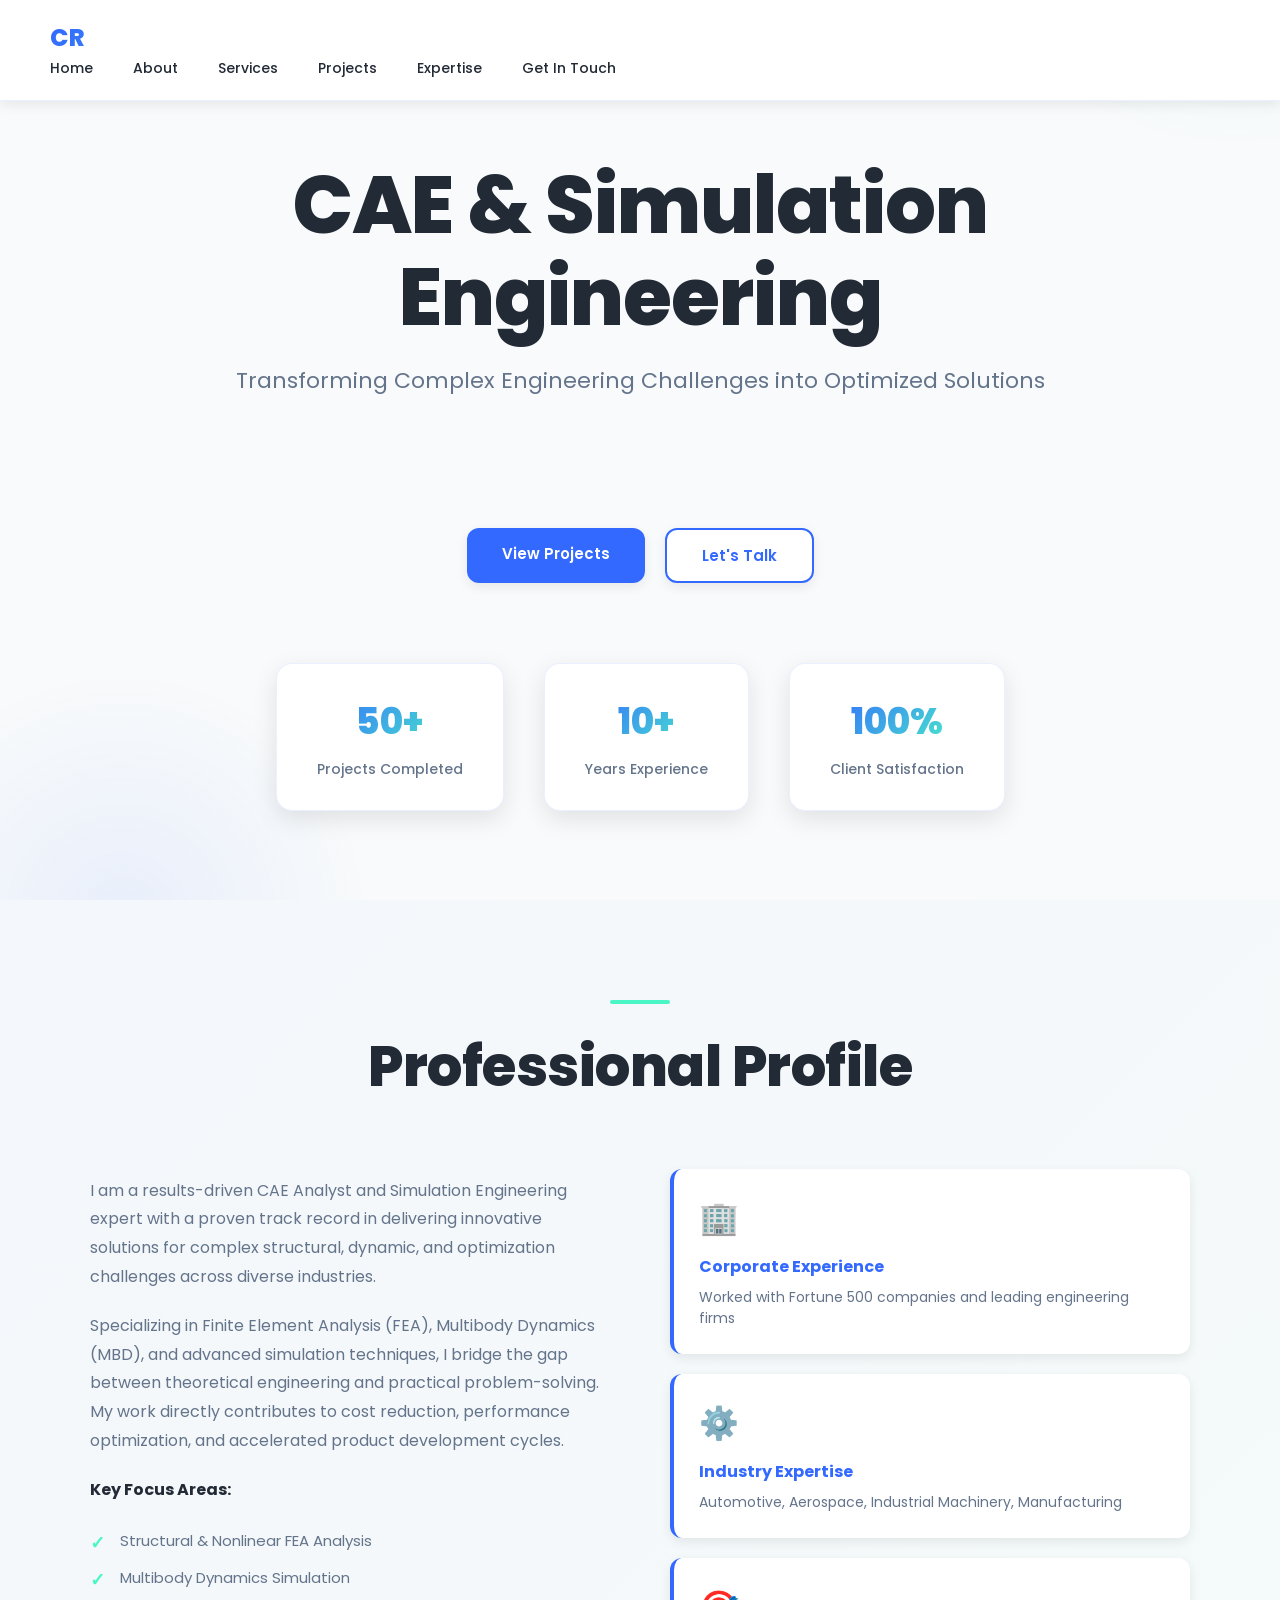
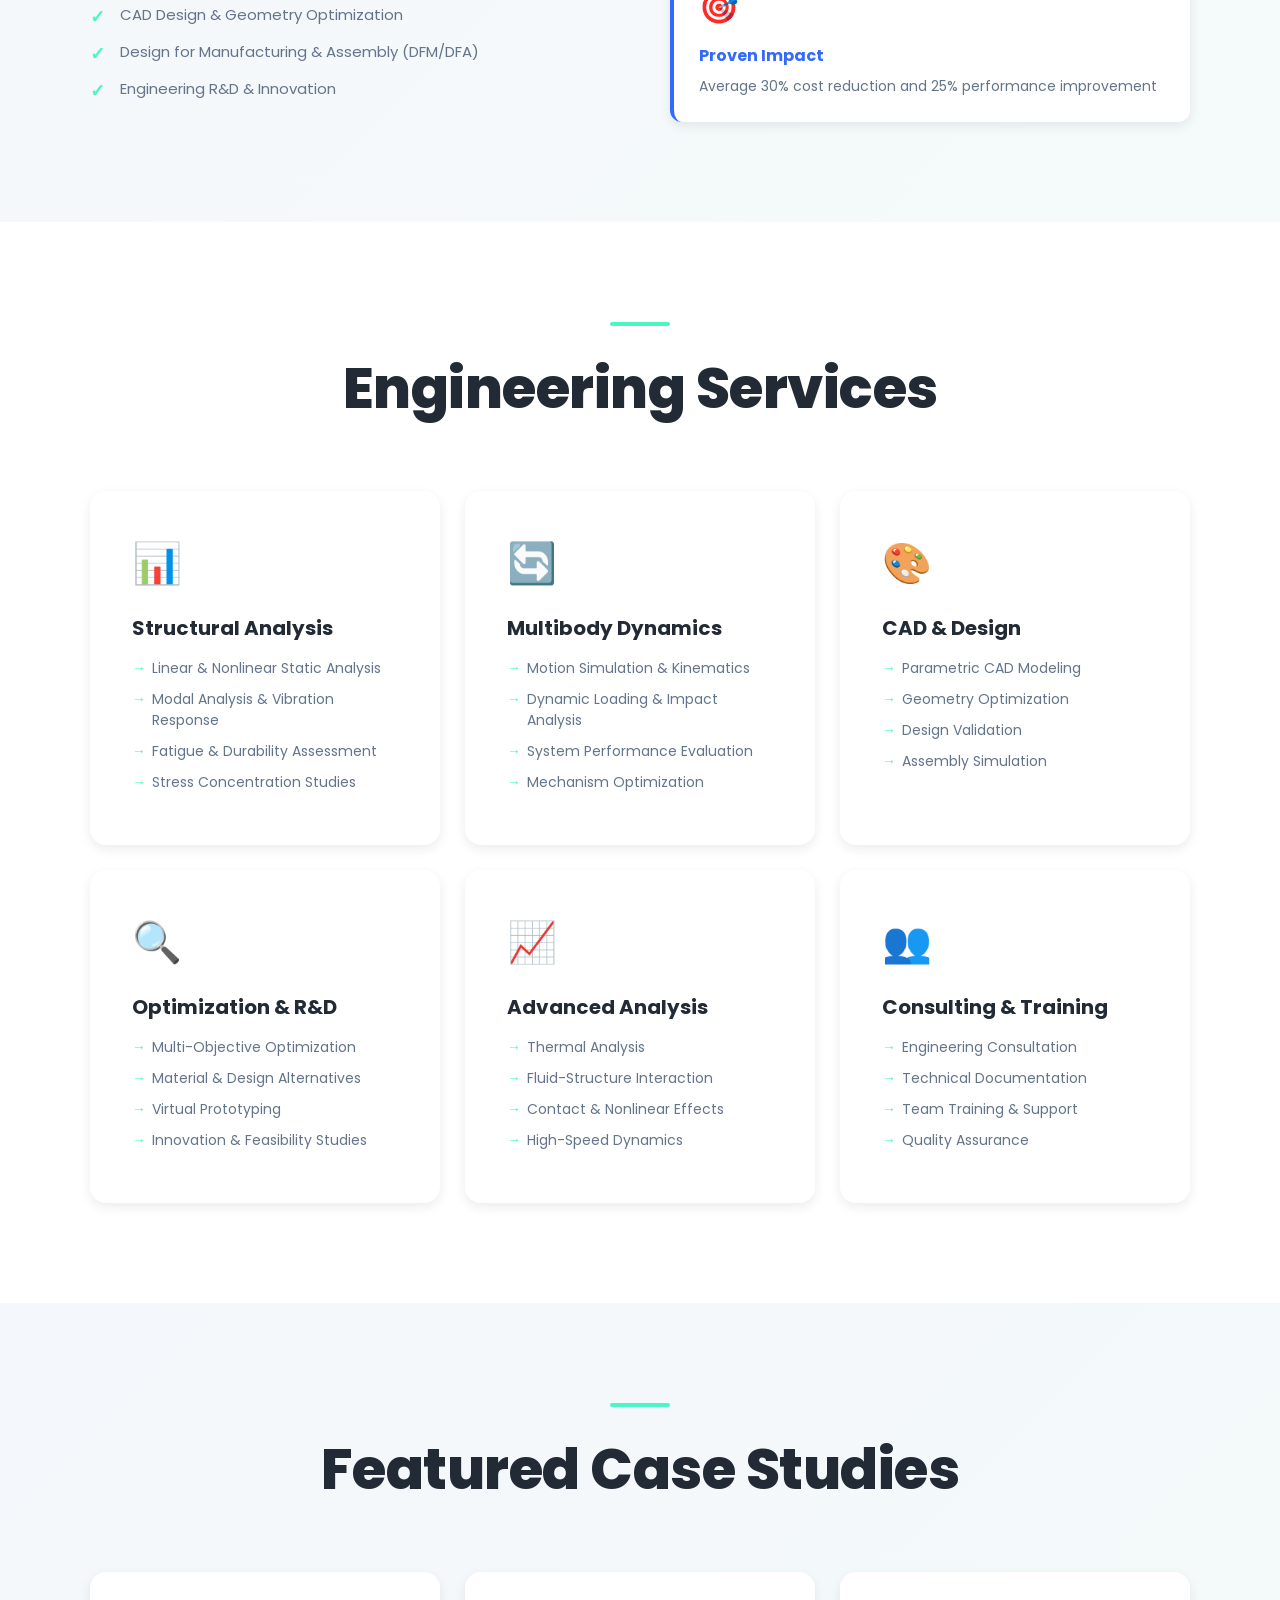
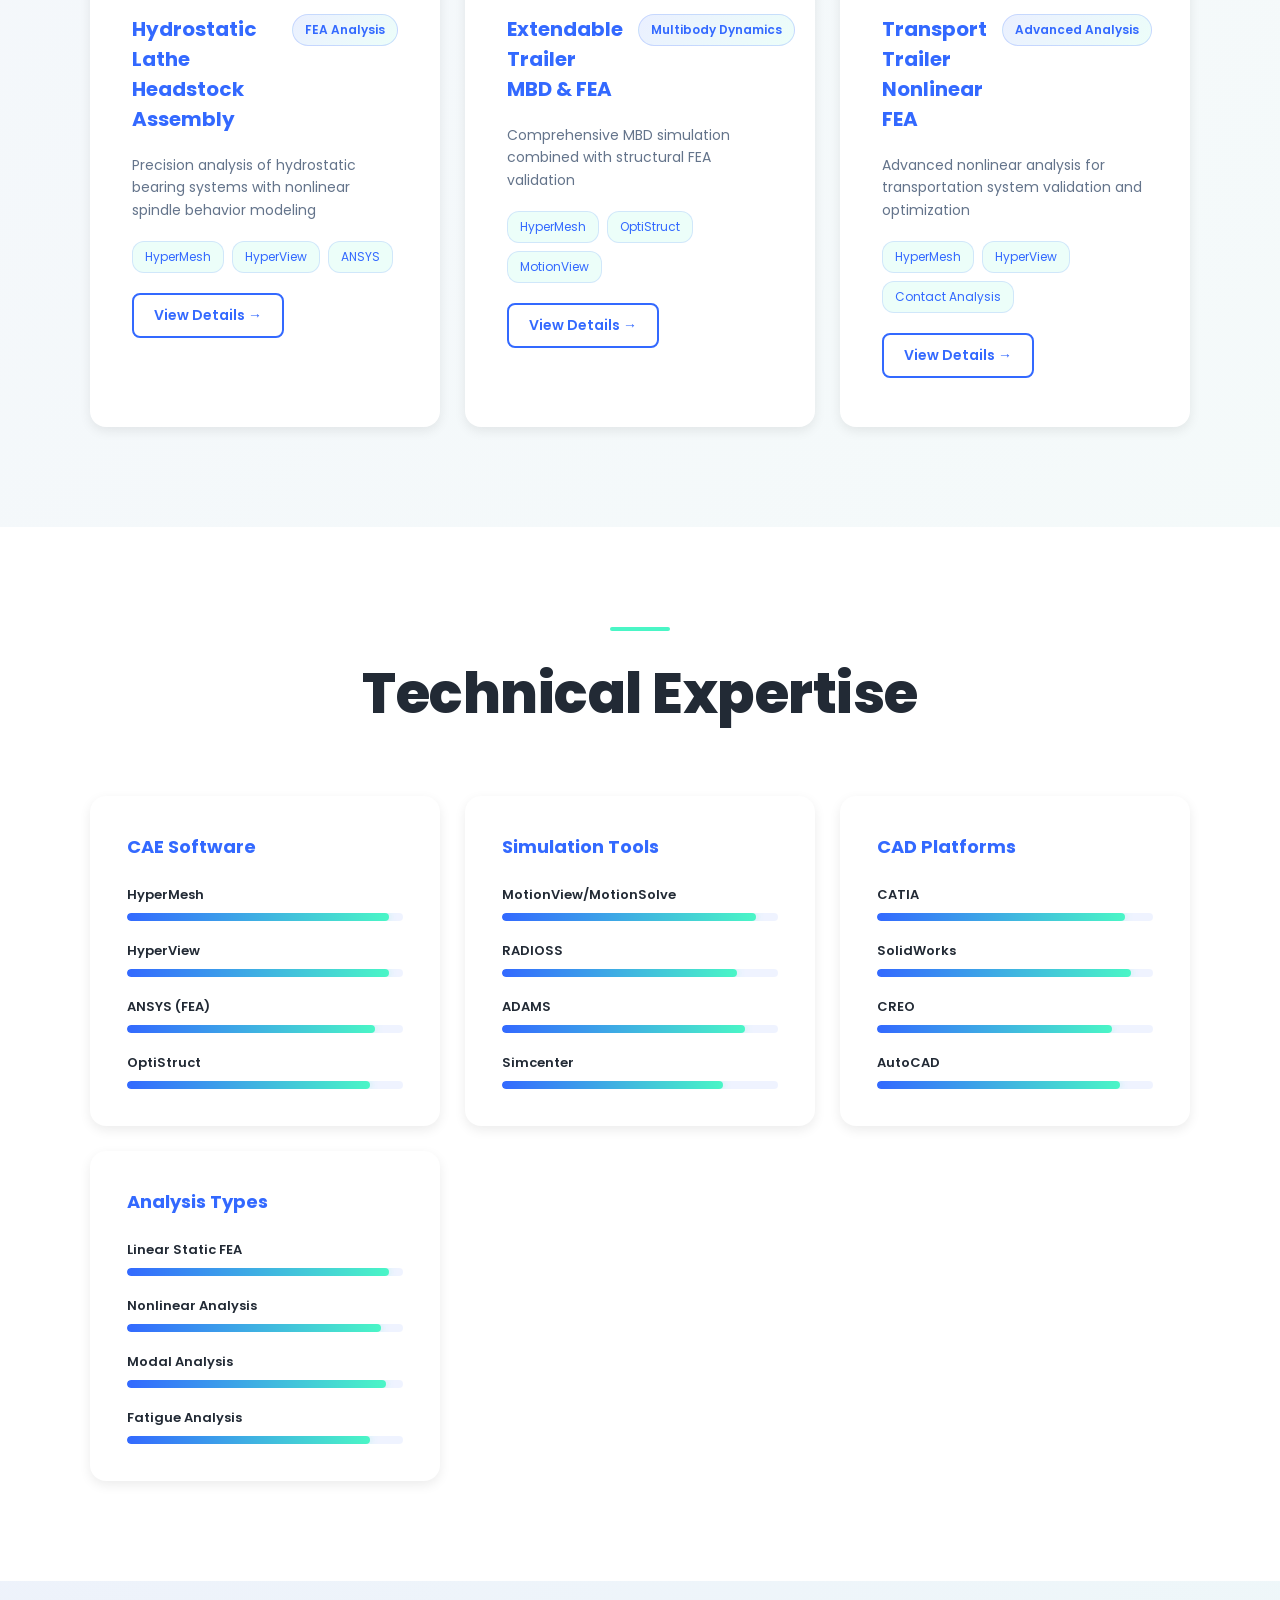
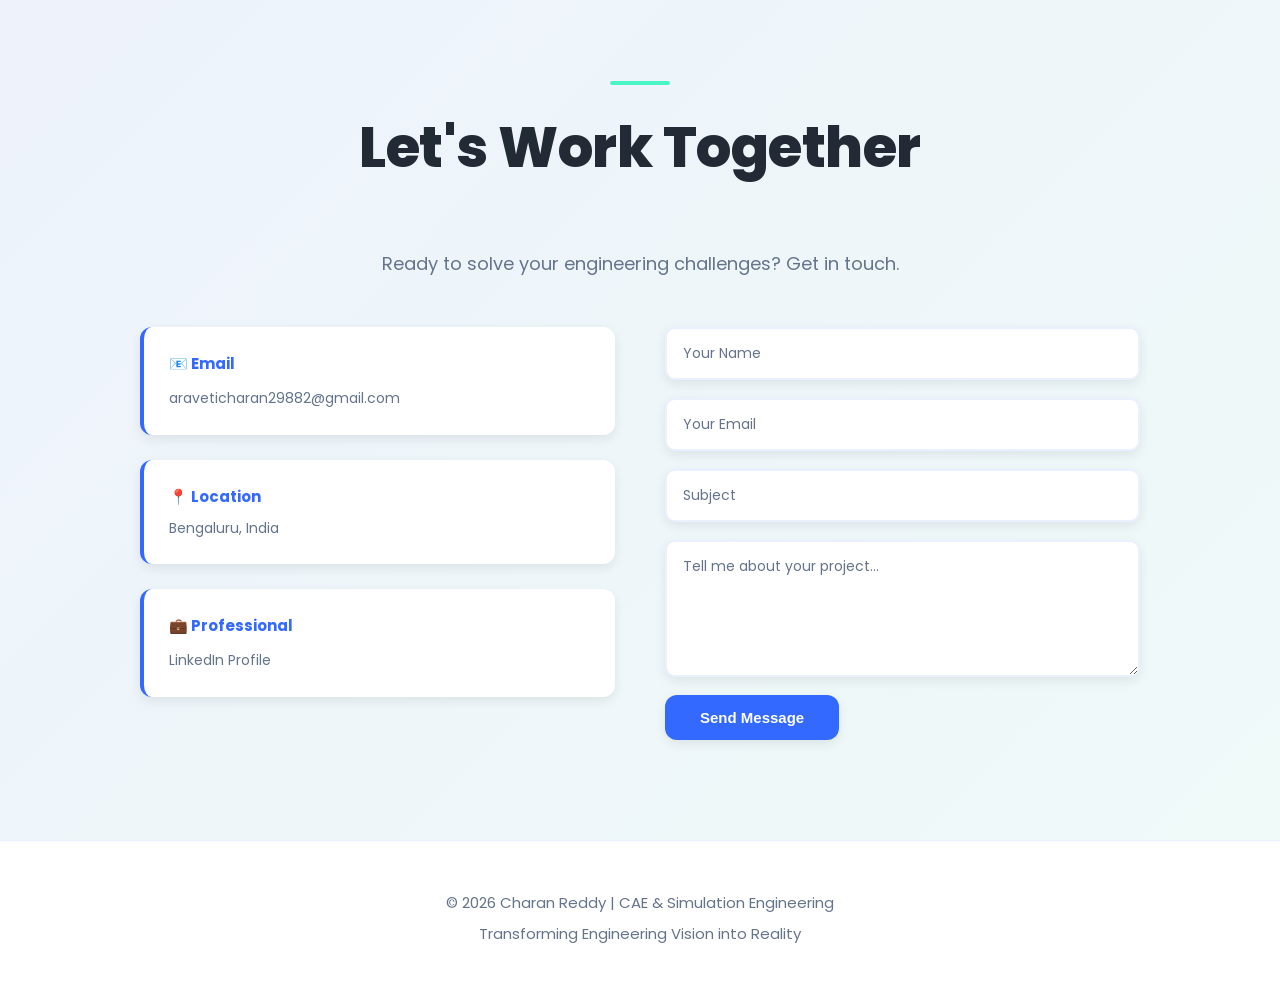
<file: index.html>
<!DOCTYPE html>
<html lang="en">

<head>
    <meta charset="UTF-8">
    <meta name="viewport" content="width=device-width, initial-scale=1.0">
    <title>Charan Reddy | CAE & Simulation Engineering Expert</title>
    <link rel="stylesheet" href="style.css">
    <link rel="preconnect" href="https://fonts.googleapis.com">
    <link rel="preconnect" href="https://fonts.gstatic.com">
    <link href="https://fonts.googleapis.com/css2?family=Poppins:wght@300;400;500;600;700&display=swap" rel="stylesheet">
</head>

<body>

    <!-- Background Stars -->
    <div class="stars"></div>

    <!-- Navbar -->
    <nav class="navbar">
        <div class="nav-container">
            <div class="logo">CR</div>
            <ul class="nav-menu">
                <li><a href="#home">Home</a></li>
                <li><a href="#about">About</a></li>
                <li><a href="#services">Services</a></li>
                <li><a href="#projects">Projects</a></li>
                <li><a href="#expertise">Expertise</a></li>
                <li><a href="#contact" class="cta-btn">Get In Touch</a></li>
            </ul>
        </div>
    </nav>

    <!-- Hero Section -->
    <section id="home" class="hero">
        <div class="hero-content">
            <h1>CAE & Simulation Engineering</h1>
            <p class="hero-subtitle">Transforming Complex Engineering Challenges into Optimized Solutions</p>
            <div class="typing">
                <span id="typing-text"></span>
            </div>
            <div class="hero-buttons">
                <a href="#projects" class="btn btn-primary">View Projects</a>
                <a href="#contact" class="btn btn-secondary">Let's Talk</a>
            </div>
        </div>
        <div class="hero-stats">
            <div class="stat-card">
                <h3>50+</h3>
                <p>Projects Completed</p>
            </div>
            <div class="stat-card">
                <h3>10+</h3>
                <p>Years Experience</p>
            </div>
            <div class="stat-card">
                <h3>100%</h3>
                <p>Client Satisfaction</p>
            </div>
        </div>
    </section>

    <!-- About Section -->
    <section id="about" class="about">
        <div class="container">
            <h2>Professional Profile</h2>
            <div class="about-content">
                <div class="about-text">
                    <p>I am a results-driven CAE Analyst and Simulation Engineering expert with a proven track record in delivering innovative solutions for complex structural, dynamic, and optimization challenges across diverse industries.</p>
                    
                    <p>Specializing in Finite Element Analysis (FEA), Multibody Dynamics (MBD), and advanced simulation techniques, I bridge the gap between theoretical engineering and practical problem-solving. My work directly contributes to cost reduction, performance optimization, and accelerated product development cycles.</p>

                    <p><strong>Key Focus Areas:</strong></p>
                    <ul class="skills-list">
                        <li>Structural & Nonlinear FEA Analysis</li>
                        <li>Multibody Dynamics Simulation</li>
                        <li>CAD Design & Geometry Optimization</li>
                        <li>Design for Manufacturing & Assembly (DFM/DFA)</li>
                        <li>Engineering R&D & Innovation</li>
                    </ul>
                </div>
                <div class="about-metrics">
                    <div class="metric">
                        <div class="metric-icon">🏢</div>
                        <h4>Corporate Experience</h4>
                        <p>Worked with Fortune 500 companies and leading engineering firms</p>
                    </div>
                    <div class="metric">
                        <div class="metric-icon">⚙️</div>
                        <h4>Industry Expertise</h4>
                        <p>Automotive, Aerospace, Industrial Machinery, Manufacturing</p>
                    </div>
                    <div class="metric">
                        <div class="metric-icon">🎯</div>
                        <h4>Proven Impact</h4>
                        <p>Average 30% cost reduction and 25% performance improvement</p>
                    </div>
                </div>
            </div>
        </div>
    </section>

    <!-- Services Section -->
    <section id="services" class="services">
        <div class="container">
            <h2>Engineering Services</h2>
            <div class="services-grid">
                <div class="service-card">
                    <div class="service-icon">📊</div>
                    <h3>Structural Analysis</h3>
                    <ul>
                        <li>Linear & Nonlinear Static Analysis</li>
                        <li>Modal Analysis & Vibration Response</li>
                        <li>Fatigue & Durability Assessment</li>
                        <li>Stress Concentration Studies</li>
                    </ul>
                </div>

                <div class="service-card">
                    <div class="service-icon">🔄</div>
                    <h3>Multibody Dynamics</h3>
                    <ul>
                        <li>Motion Simulation & Kinematics</li>
                        <li>Dynamic Loading & Impact Analysis</li>
                        <li>System Performance Evaluation</li>
                        <li>Mechanism Optimization</li>
                    </ul>
                </div>

                <div class="service-card">
                    <div class="service-icon">🎨</div>
                    <h3>CAD & Design</h3>
                    <ul>
                        <li>Parametric CAD Modeling</li>
                        <li>Geometry Optimization</li>
                        <li>Design Validation</li>
                        <li>Assembly Simulation</li>
                    </ul>
                </div>

                <div class="service-card">
                    <div class="service-icon">🔍</div>
                    <h3>Optimization & R&D</h3>
                    <ul>
                        <li>Multi-Objective Optimization</li>
                        <li>Material & Design Alternatives</li>
                        <li>Virtual Prototyping</li>
                        <li>Innovation & Feasibility Studies</li>
                    </ul>
                </div>

                <div class="service-card">
                    <div class="service-icon">📈</div>
                    <h3>Advanced Analysis</h3>
                    <ul>
                        <li>Thermal Analysis</li>
                        <li>Fluid-Structure Interaction</li>
                        <li>Contact & Nonlinear Effects</li>
                        <li>High-Speed Dynamics</li>
                    </ul>
                </div>

                <div class="service-card">
                    <div class="service-icon">👥</div>
                    <h3>Consulting & Training</h3>
                    <ul>
                        <li>Engineering Consultation</li>
                        <li>Technical Documentation</li>
                        <li>Team Training & Support</li>
                        <li>Quality Assurance</li>
                    </ul>
                </div>
            </div>
        </div>
    </section>

    <!-- Projects Section -->
    <section id="projects" class="projects">
        <div class="container">
            <h2>Featured Case Studies</h2>
            <div class="projects-grid">
                <div class="project-card">
                    <div class="project-header">
                        <h3>Hydrostatic Lathe Headstock Assembly</h3>
                        <span class="project-badge">FEA Analysis</span>
                    </div>
                    <p class="project-desc">Precision analysis of hydrostatic bearing systems with nonlinear spindle behavior modeling</p>
                    <div class="project-tools">
                        <span>HyperMesh</span>
                        <span>HyperView</span>
                        <span>ANSYS</span>
                    </div>
                    <a href="headstock_case_study.html" class="project-link">View Details →</a>
                </div>

                <div class="project-card">
                    <div class="project-header">
                        <h3>Extendable Trailer MBD & FEA</h3>
                        <span class="project-badge">Multibody Dynamics</span>
                    </div>
                    <p class="project-desc">Comprehensive MBD simulation combined with structural FEA validation</p>
                    <div class="project-tools">
                        <span>HyperMesh</span>
                        <span>OptiStruct</span>
                        <span>MotionView</span>
                    </div>
                    <a href="trailer_case_study.html" class="project-link">View Details →</a>
                </div>

                <div class="project-card">
                    <div class="project-header">
                        <h3>Transport Trailer Nonlinear FEA</h3>
                        <span class="project-badge">Advanced Analysis</span>
                    </div>
                    <p class="project-desc">Advanced nonlinear analysis for transportation system validation and optimization</p>
                    <div class="project-tools">
                        <span>HyperMesh</span>
                        <span>HyperView</span>
                        <span>Contact Analysis</span>
                    </div>
                    <a href="trailer_2.html" class="project-link">View Details →</a>
                </div>
            </div>
        </div>
    </section>

    <!-- Expertise Section -->
    <section id="expertise" class="expertise">
        <div class="container">
            <h2>Technical Expertise</h2>
            <div class="expertise-grid">
                <div class="expertise-category">
                    <h3>CAE Software</h3>
                    <div class="expertise-items">
                        <div class="expertise-item">
                            <span class="expertise-name">HyperMesh</span>
                            <div class="expertise-bar">
                                <div class="expertise-level" style="width: 95%"></div>
                            </div>
                        </div>
                        <div class="expertise-item">
                            <span class="expertise-name">HyperView</span>
                            <div class="expertise-bar">
                                <div class="expertise-level" style="width: 95%"></div>
                            </div>
                        </div>
                        <div class="expertise-item">
                            <span class="expertise-name">ANSYS (FEA)</span>
                            <div class="expertise-bar">
                                <div class="expertise-level" style="width: 90%"></div>
                            </div>
                        </div>
                        <div class="expertise-item">
                            <span class="expertise-name">OptiStruct</span>
                            <div class="expertise-bar">
                                <div class="expertise-level" style="width: 88%"></div>
                            </div>
                        </div>
                    </div>
                </div>

                <div class="expertise-category">
                    <h3>Simulation Tools</h3>
                    <div class="expertise-items">
                        <div class="expertise-item">
                            <span class="expertise-name">MotionView/MotionSolve</span>
                            <div class="expertise-bar">
                                <div class="expertise-level" style="width: 92%"></div>
                            </div>
                        </div>
                        <div class="expertise-item">
                            <span class="expertise-name">RADIOSS</span>
                            <div class="expertise-bar">
                                <div class="expertise-level" style="width: 85%"></div>
                            </div>
                        </div>
                        <div class="expertise-item">
                            <span class="expertise-name">ADAMS</span>
                            <div class="expertise-bar">
                                <div class="expertise-level" style="width: 88%"></div>
                            </div>
                        </div>
                        <div class="expertise-item">
                            <span class="expertise-name">Simcenter</span>
                            <div class="expertise-bar">
                                <div class="expertise-level" style="width: 80%"></div>
                            </div>
                        </div>
                    </div>
                </div>

                <div class="expertise-category">
                    <h3>CAD Platforms</h3>
                    <div class="expertise-items">
                        <div class="expertise-item">
                            <span class="expertise-name">CATIA</span>
                            <div class="expertise-bar">
                                <div class="expertise-level" style="width: 90%"></div>
                            </div>
                        </div>
                        <div class="expertise-item">
                            <span class="expertise-name">SolidWorks</span>
                            <div class="expertise-bar">
                                <div class="expertise-level" style="width: 92%"></div>
                            </div>
                        </div>
                        <div class="expertise-item">
                            <span class="expertise-name">CREO</span>
                            <div class="expertise-bar">
                                <div class="expertise-level" style="width: 85%"></div>
                            </div>
                        </div>
                        <div class="expertise-item">
                            <span class="expertise-name">AutoCAD</span>
                            <div class="expertise-bar">
                                <div class="expertise-level" style="width: 88%"></div>
                            </div>
                        </div>
                    </div>
                </div>

                <div class="expertise-category">
                    <h3>Analysis Types</h3>
                    <div class="expertise-items">
                        <div class="expertise-item">
                            <span class="expertise-name">Linear Static FEA</span>
                            <div class="expertise-bar">
                                <div class="expertise-level" style="width: 95%"></div>
                            </div>
                        </div>
                        <div class="expertise-item">
                            <span class="expertise-name">Nonlinear Analysis</span>
                            <div class="expertise-bar">
                                <div class="expertise-level" style="width: 92%"></div>
                            </div>
                        </div>
                        <div class="expertise-item">
                            <span class="expertise-name">Modal Analysis</span>
                            <div class="expertise-bar">
                                <div class="expertise-level" style="width: 94%"></div>
                            </div>
                        </div>
                        <div class="expertise-item">
                            <span class="expertise-name">Fatigue Analysis</span>
                            <div class="expertise-bar">
                                <div class="expertise-level" style="width: 88%"></div>
                            </div>
                        </div>
                    </div>
                </div>
            </div>
        </div>
    </section>

    <!-- Contact Section -->
    <section id="contact" class="contact">
        <div class="container">
            <h2>Let's Work Together</h2>
            <p class="contact-subtitle">Ready to solve your engineering challenges? Get in touch.</p>
            <div class="contact-content">
                <div class="contact-info">
                    <div class="info-card">
                        <h4>📧 Email</h4>
                        <a href="mailto:araveticharan29882@gmail.com">araveticharan29882@gmail.com</a>
                    </div>
                    <div class="info-card">
                        <h4>📍 Location</h4>
                        <p>Bengaluru, India</p>
                    </div>
                    <div class="info-card">
                        <h4>💼 Professional</h4>
                        <a href="https://linkedin.com" target="_blank">LinkedIn Profile</a>
                    </div>
                </div>
                <form class="contact-form">
                    <input type="text" placeholder="Your Name" required>
                    <input type="email" placeholder="Your Email" required>
                    <input type="text" placeholder="Subject">
                    <textarea placeholder="Tell me about your project..." rows="5"></textarea>
                    <button type="submit" class="btn btn-primary">Send Message</button>
                </form>
            </div>
        </div>
    </section>

    <!-- Footer -->
    <footer class="footer">
        <div class="container">
            <p>&copy; 2026 Charan Reddy | CAE & Simulation Engineering</p>
            <p>Transforming Engineering Vision into Reality</p>
        </div>
    </footer>

    <!-- Scripts -->
    <script src="script.js"></script>

</body>

</html>
</file>
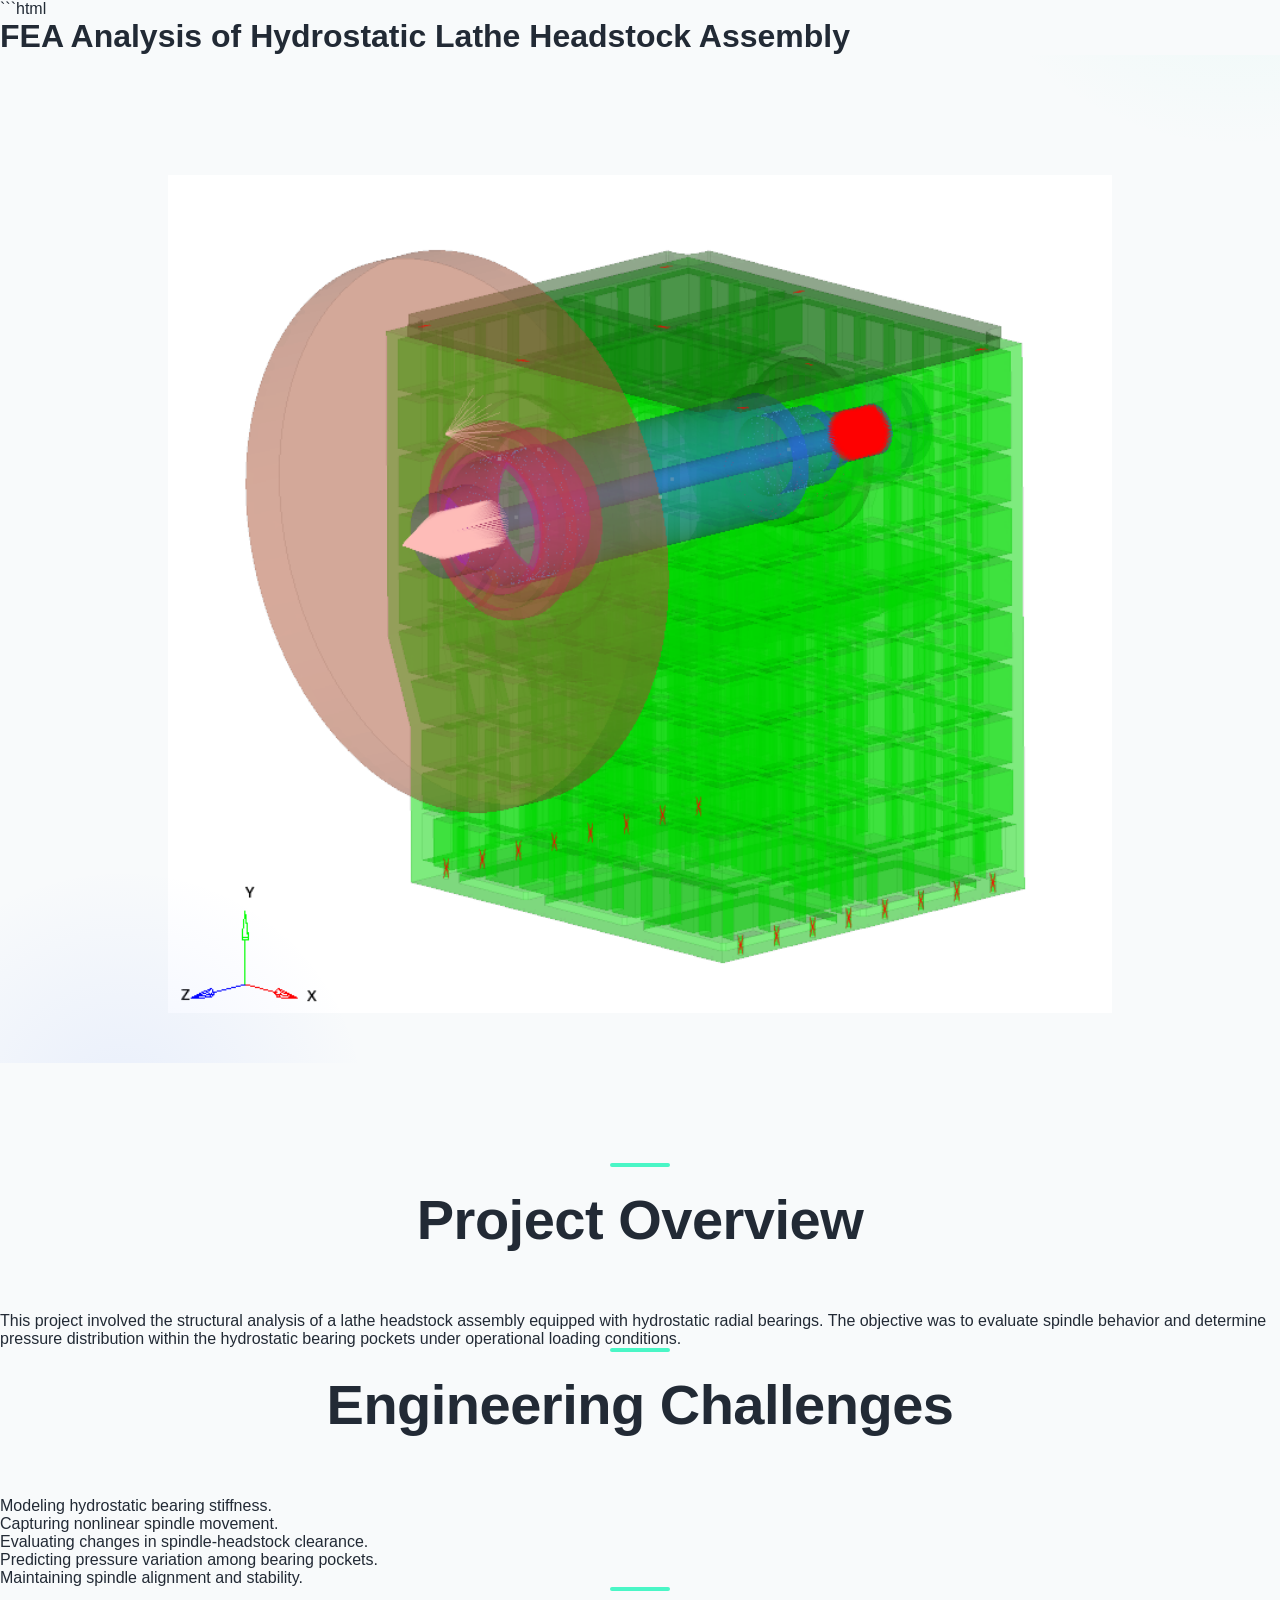
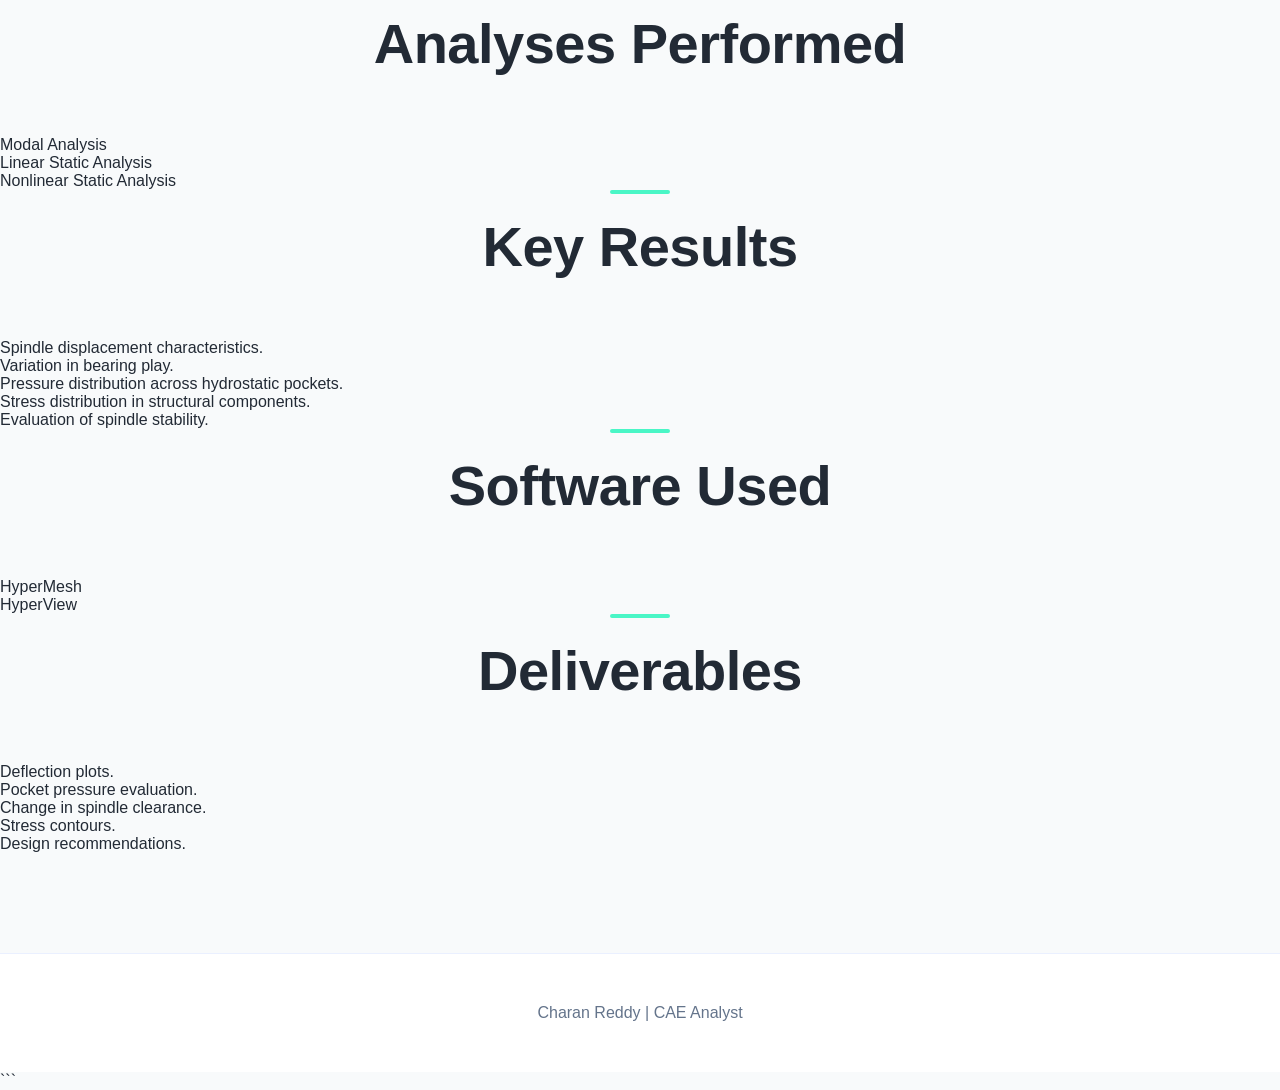
<file: headstock_case_study.html>
```html
<!DOCTYPE html>
<html>

<head>

<title>FEA Analysis of Hydrostatic Lathe Headstock Assembly</title>

<link rel="stylesheet" href="style.css">

</head>

<body>

<header>

<h1>FEA Analysis of Hydrostatic Lathe Headstock Assembly</h1>

</header>

<section class="hero">

<img src="images/headstock_1.png" width="80%">

</section>


<section class="card">

<div class="card-content">

<h2>Project Overview</h2>

<p>

This project involved the structural analysis of a lathe headstock assembly equipped with hydrostatic radial bearings. The objective was to evaluate spindle behavior and determine pressure distribution within the hydrostatic bearing pockets under operational loading conditions.

</p>


<h2>Engineering Challenges</h2>

<ul>

<li>Modeling hydrostatic bearing stiffness.</li>

<li>Capturing nonlinear spindle movement.</li>

<li>Evaluating changes in spindle-headstock clearance.</li>

<li>Predicting pressure variation among bearing pockets.</li>

<li>Maintaining spindle alignment and stability.</li>

</ul>


<h2>Analyses Performed</h2>

<ul>

<li>Modal Analysis</li>
<li>Linear Static Analysis</li>
<li>Nonlinear Static Analysis</li>

</ul>


<h2>Key Results</h2>

<ul>

<li>Spindle displacement characteristics.</li>

<li>Variation in bearing play.</li>

<li>Pressure distribution across hydrostatic pockets.</li>

<li>Stress distribution in structural components.</li>

<li>Evaluation of spindle stability.</li>

</ul>


<h2>Software Used</h2>

<ul>

<li>HyperMesh</li>

<li>HyperView</li>

</ul>


<h2>Deliverables</h2>

<ul>

<li>Deflection plots.</li>

<li>Pocket pressure evaluation.</li>

<li>Change in spindle clearance.</li>

<li>Stress contours.</li>

<li>Design recommendations.</li>

</ul>

</div>

</section>

<footer>

Charan Reddy | CAE Analyst

</footer>

</body>

</html>
```
</file>
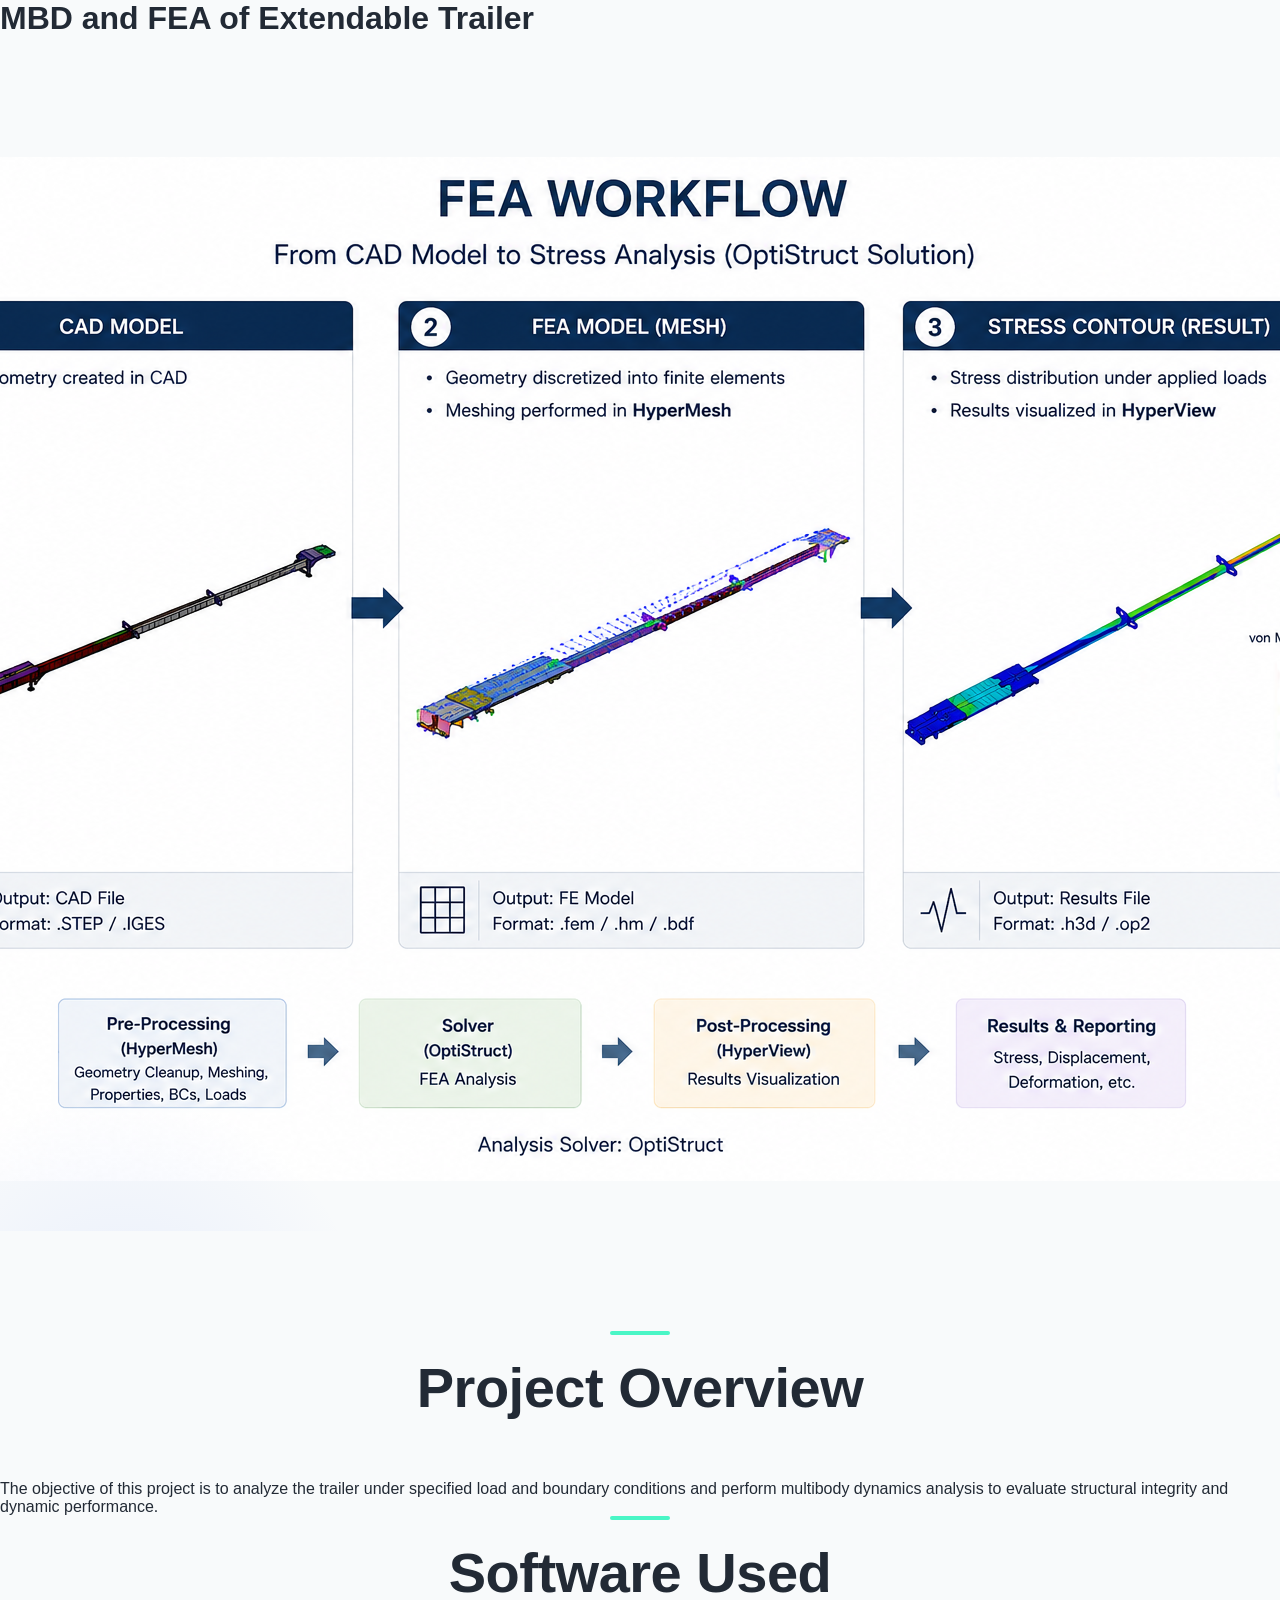
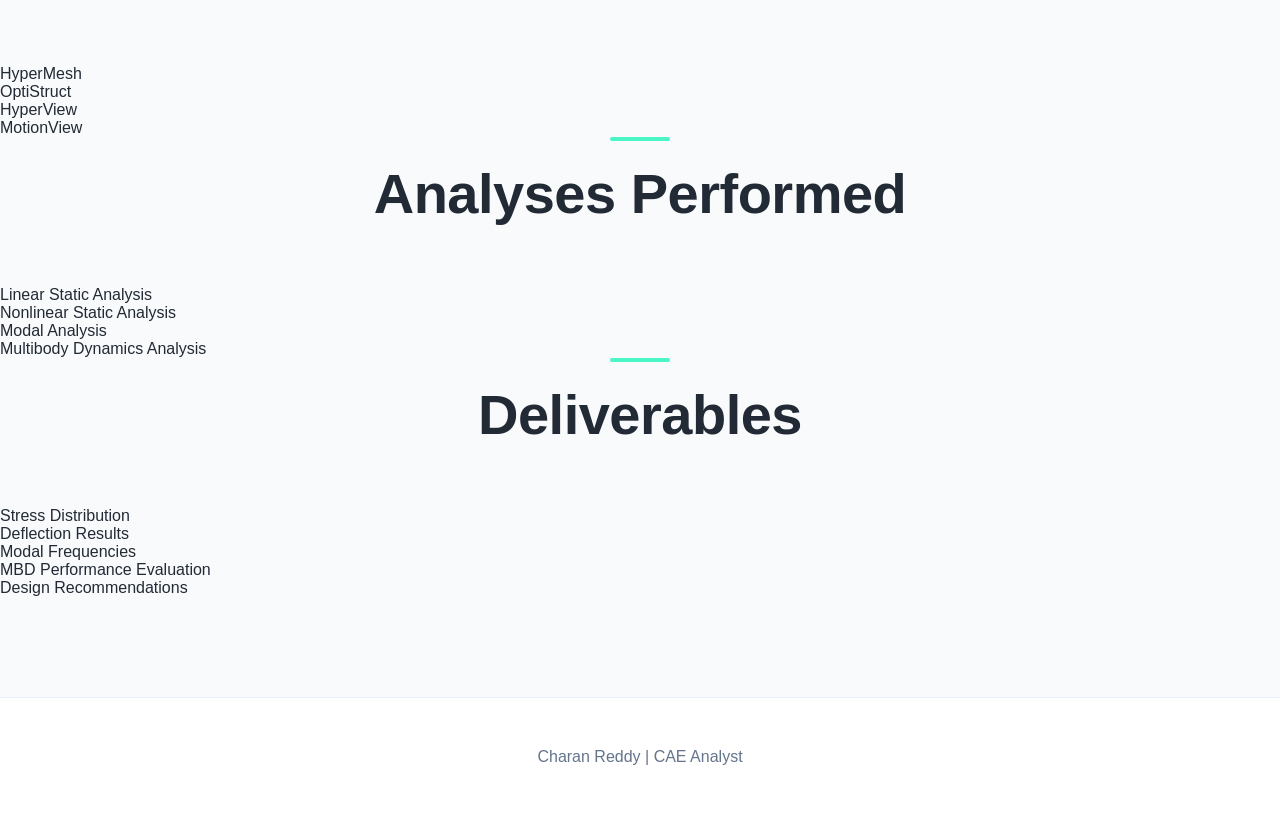
<file: trailer_case_study.html>
<!DOCTYPE html>
<html lang="en">

<head>
    <meta charset="UTF-8">
    <meta name="viewport" content="width=device-width, initial-scale=1.0">
    <title>MBD and FEA of Extendable Trailer</title>

    <link rel="stylesheet" href="style.css">
</head>

<body>

    <header>
        <h1>MBD and FEA of Extendable Trailer</h1>
    </header>


    <section class="hero">
        <img src="images/trailer_a.png" alt="Trailer Workflow">
    </section>


    <section class="card">

        <div class="card-content">

            <h2>Project Overview</h2>

            <p>
                The objective of this project is to analyze the trailer under specified load and
                boundary conditions and perform multibody dynamics analysis to evaluate
                structural integrity and dynamic performance.
            </p>


            <h2>Software Used</h2>

            <ul>
                <li>HyperMesh</li>
                <li>OptiStruct</li>
                <li>HyperView</li>
                <li>MotionView</li>
            </ul>


            <h2>Analyses Performed</h2>

            <ul>
                <li>Linear Static Analysis</li>
                <li>Nonlinear Static Analysis</li>
                <li>Modal Analysis</li>
                <li>Multibody Dynamics Analysis</li>
            </ul>


            <h2>Deliverables</h2>

            <ul>
                <li>Stress Distribution</li>
                <li>Deflection Results</li>
                <li>Modal Frequencies</li>
                <li>MBD Performance Evaluation</li>
                <li>Design Recommendations</li>
            </ul>

        </div>

    </section>


    <footer>
        Charan Reddy | CAE Analyst
    </footer>

</body>

</html>
</file>
<file: style.css>
/* ========================= */
/* CBDC INSPIRED DESIGN THEME */
/* ========================= */

* {
    margin: 0;
    padding: 0;
    box-sizing: border-box;
}

:root {
    --primary-blue: #3369ff;
    --mint-green: #4af6c6;
    --accent-yellow: #ffd633;
    --dark-navy: #222a35;
    --light-grey: #f8fafb;
    --white: #ffffff;
    --gray-text: #64748b;
    --shadow-sm: 0 4px 12px rgba(0, 0, 0, 0.08);
    --shadow-md: 0 8px 24px rgba(0, 0, 0, 0.1);
    --shadow-lg: 0 16px 40px rgba(0, 0, 0, 0.12);
}

body {
    font-family: 'Poppins', sans-serif;
    background: var(--light-grey);
    color: var(--dark-navy);
    overflow-x: hidden;
    position: relative;
}

/* ========================= */
/* ANIMATED BACKGROUND */
/* ========================= */

.stars {
    position: fixed;
    top: 0;
    left: 0;
    width: 100%;
    height: 100%;
    z-index: 1;
    pointer-events: none;
}

.star {
    position: absolute;
    width: 2px;
    height: 2px;
    background: var(--mint-green);
    border-radius: 50%;
    box-shadow: 0 0 4px rgba(74, 246, 198, 0.4);
    animation: twinkle 3s infinite;
    opacity: 0.4;
}

@keyframes twinkle {
    0%, 100% { opacity: 0.2; }
    50% { opacity: 0.6; }
}

/* ========================= */
/* NAVBAR */
/* ========================= */

nav {
    position: fixed;
    top: 0;
    width: 100%;
    display: flex;
    justify-content: space-between;
    align-items: center;
    padding: 20px 50px;
    background: rgba(255, 255, 255, 0.95);
    backdrop-filter: blur(10px);
    border-bottom: 1px solid rgba(51, 105, 255, 0.1);
    z-index: 1000;
    animation: slideDown 0.6s ease-out;
    box-shadow: var(--shadow-sm);
}

@keyframes slideDown {
    from {
        transform: translateY(-100%);
        opacity: 0;
    }
    to {
        transform: translateY(0);
        opacity: 1;
    }
}

.logo {
    font-size: 24px;
    font-weight: 800;
    letter-spacing: 1px;
    background: linear-gradient(135deg, var(--primary-blue), var(--mint-green));
    -webkit-background-clip: text;
    -webkit-text-fill-color: transparent;
    background-clip: text;
}

nav ul {
    display: flex;
    list-style: none;
    gap: 40px;
}

nav a {
    color: var(--dark-navy);
    text-decoration: none;
    font-weight: 500;
    position: relative;
    transition: color 0.3s ease;
    font-size: 14px;
}

nav a::after {
    content: '';
    position: absolute;
    bottom: -8px;
    left: 0;
    width: 0;
    height: 2px;
    background: var(--primary-blue);
    transition: width 0.3s ease;
}

nav a:hover {
    color: var(--primary-blue);
}

nav a:hover::after {
    width: 100%;
}

/* ========================= */
/* HERO SECTION */
/* ========================= */

.hero {
    display: flex;
    flex-direction: column;
    justify-content: center;
    align-items: center;
    min-height: 100vh;
    padding: 120px 50px 50px;
    text-align: center;
    position: relative;
    z-index: 10;
    overflow: hidden;
}

.hero::before {
    content: '';
    position: absolute;
    top: -50%;
    right: -20%;
    width: 600px;
    height: 600px;
    background: radial-gradient(circle, rgba(74, 246, 198, 0.1) 0%, transparent 70%);
    border-radius: 50%;
    pointer-events: none;
}

.hero::after {
    content: '';
    position: absolute;
    bottom: -30%;
    left: -10%;
    width: 500px;
    height: 500px;
    background: radial-gradient(circle, rgba(51, 105, 255, 0.08) 0%, transparent 70%);
    border-radius: 50%;
    pointer-events: none;
}

.hero-content {
    position: relative;
    z-index: 2;
    animation: fadeInUp 0.8s ease-out;
}

.hero h1 {
    font-size: clamp(48px, 10vw, 80px);
    font-weight: 800;
    margin-bottom: 20px;
    letter-spacing: -1px;
    color: var(--dark-navy);
    line-height: 1.15;
}

.hero h1 span {
    background: linear-gradient(135deg, var(--primary-blue), var(--mint-green));
    -webkit-background-clip: text;
    -webkit-text-fill-color: transparent;
    background-clip: text;
}

.hero-subtitle {
    font-size: clamp(18px, 4vw, 22px);
    font-weight: 400;
    color: var(--gray-text);
    margin-bottom: 40px;
    line-height: 1.6;
    animation: fadeInUp 0.8s ease-out 0.1s both;
}

@keyframes fadeInUp {
    from {
        opacity: 0;
        transform: translateY(30px);
    }
    to {
        opacity: 1;
        transform: translateY(0);
    }
}

.typing {
    height: 50px;
    display: flex;
    align-items: center;
    justify-content: center;
    margin: 30px 0;
    animation: fadeInUp 0.8s ease-out 0.2s both;
}

#typing-text {
    font-size: 24px;
    color: var(--primary-blue);
    font-weight: 700;
}

.hero-buttons {
    display: flex;
    gap: 20px;
    justify-content: center;
    margin-top: 40px;
    animation: fadeInUp 0.8s ease-out 0.3s both;
    flex-wrap: wrap;
}

.btn {
    display: inline-block;
    padding: 14px 35px;
    border-radius: 12px;
    font-weight: 600;
    font-size: 15px;
    transition: all 0.3s ease;
    text-decoration: none;
    border: none;
    cursor: pointer;
    position: relative;
    overflow: hidden;
    box-shadow: var(--shadow-sm);
}

.btn-primary {
    background: linear-gradient(135deg, var(--primary-blue), var(--primary-blue));
    color: white;
}

.btn-primary:hover {
    transform: translateY(-4px);
    box-shadow: 0 12px 32px rgba(51, 105, 255, 0.35);
}

.btn-secondary {
    background: white;
    color: var(--primary-blue);
    border: 2px solid var(--primary-blue);
}

.btn-secondary:hover {
    background: rgba(51, 105, 255, 0.05);
    transform: translateY(-4px);
    box-shadow: 0 12px 32px rgba(51, 105, 255, 0.2);
}

.hero-stats {
    display: flex;
    gap: 40px;
    margin-top: 80px;
    animation: fadeInUp 0.8s ease-out 0.4s both;
    justify-content: center;
    flex-wrap: wrap;
    position: relative;
    z-index: 2;
}

.stat-card {
    background: white;
    padding: 30px 40px;
    border-radius: 16px;
    box-shadow: var(--shadow-md);
    transition: all 0.3s ease;
    border: 1px solid rgba(51, 105, 255, 0.1);
}

.stat-card:hover {
    transform: translateY(-8px);
    box-shadow: 0 20px 40px rgba(51, 105, 255, 0.15);
    border-color: var(--mint-green);
}

.stat-card h3 {
    font-size: 36px;
    background: linear-gradient(135deg, var(--primary-blue), var(--mint-green));
    -webkit-background-clip: text;
    -webkit-text-fill-color: transparent;
    background-clip: text;
    margin-bottom: 10px;
    font-weight: 800;
}

.stat-card p {
    color: var(--gray-text);
    font-size: 14px;
    font-weight: 500;
}

/* ========================= */
/* CONTAINER & SECTIONS */
/* ========================= */

.container {
    max-width: 1200px;
    margin: 0 auto;
    padding: 0 50px;
}

section {
    position: relative;
    z-index: 10;
    padding: 100px 0;
}

section h2 {
    font-size: clamp(36px, 8vw, 56px);
    text-align: center;
    margin-bottom: 60px;
    color: var(--dark-navy);
    font-weight: 800;
    letter-spacing: -0.5px;
}

section h2::before {
    content: '';
    display: block;
    width: 60px;
    height: 4px;
    background: var(--mint-green);
    margin: 0 auto 20px;
    border-radius: 2px;
}

/* ========================= */
/* ABOUT SECTION */
/* ========================= */

#about {
    background: linear-gradient(135deg, rgba(51, 105, 255, 0.02) 0%, rgba(74, 246, 198, 0.02) 100%);
}

.about-content {
    display: grid;
    grid-template-columns: 1fr 1fr;
    gap: 60px;
    align-items: center;
}

.about-text {
    animation: fadeInUp 0.8s ease-out 0.1s both;
}

.about-text p {
    font-size: 16px;
    color: var(--gray-text);
    line-height: 1.8;
    margin-bottom: 20px;
}

.about-text strong {
    color: var(--dark-navy);
}

.skills-list {
    list-style: none;
    margin-top: 25px;
}

.skills-list li {
    color: var(--gray-text);
    font-size: 15px;
    margin-bottom: 14px;
    padding-left: 30px;
    position: relative;
    transition: all 0.3s ease;
}

.skills-list li:hover {
    color: var(--primary-blue);
    padding-left: 36px;
}

.skills-list li::before {
    content: '✓';
    position: absolute;
    left: 0;
    color: var(--mint-green);
    font-weight: 700;
    font-size: 18px;
}

.about-metrics {
    display: grid;
    grid-template-columns: 1fr;
    gap: 20px;
    animation: fadeInUp 0.8s ease-out 0.2s both;
}

.metric {
    background: white;
    padding: 25px;
    border-radius: 12px;
    border-left: 4px solid var(--primary-blue);
    box-shadow: var(--shadow-sm);
    transition: all 0.3s ease;
}

.metric:hover {
    border-left-color: var(--mint-green);
    transform: translateX(8px);
    box-shadow: var(--shadow-md);
}

.metric-icon {
    font-size: 32px;
    margin-bottom: 12px;
}

.metric h4 {
    color: var(--primary-blue);
    margin-bottom: 8px;
    font-size: 16px;
    font-weight: 700;
}

.metric p {
    color: var(--gray-text);
    font-size: 14px;
}

/* ========================= */
/* SERVICES SECTION */
/* ========================= */

#services {
    background: white;
}

.services-grid {
    display: grid;
    grid-template-columns: repeat(auto-fit, minmax(300px, 1fr));
    gap: 25px;
}

.service-card {
    background: white;
    padding: 40px;
    border-radius: 16px;
    box-shadow: var(--shadow-sm);
    transition: all 0.35s cubic-bezier(0.34, 1.56, 0.64, 1);
    cursor: pointer;
    position: relative;
    overflow: hidden;
    border: 2px solid transparent;
    animation: slideUp 0.6s ease-out;
}

@keyframes slideUp {
    from {
        opacity: 0;
        transform: translateY(30px);
    }
    to {
        opacity: 1;
        transform: translateY(0);
    }
}

.service-card::before {
    content: '';
    position: absolute;
    top: -50%;
    right: -50%;
    width: 200px;
    height: 200px;
    background: linear-gradient(135deg, rgba(74, 246, 198, 0.15), rgba(255, 214, 51, 0.15));
    border-radius: 50%;
    transition: all 0.5s ease;
}

.service-card:hover {
    border-color: var(--mint-green);
    transform: translateY(-12px);
    box-shadow: var(--shadow-lg);
}

.service-card:hover::before {
    top: -25%;
    right: -25%;
}

.service-icon {
    font-size: 40px;
    margin-bottom: 20px;
    display: block;
}

.service-card h3 {
    font-size: 20px;
    color: var(--dark-navy);
    margin-bottom: 15px;
    font-weight: 700;
    transition: color 0.3s ease;
    position: relative;
    z-index: 1;
}

.service-card:hover h3 {
    color: var(--primary-blue);
}

.service-card ul {
    list-style: none;
    position: relative;
    z-index: 1;
}

.service-card li {
    color: var(--gray-text);
    font-size: 14px;
    margin-bottom: 10px;
    padding-left: 20px;
    position: relative;
}

.service-card li::before {
    content: '→';
    position: absolute;
    left: 0;
    color: var(--mint-green);
    font-weight: 700;
}

/* ========================= */
/* PROJECTS SECTION */
/* ========================= */

#projects {
    background: linear-gradient(135deg, rgba(51, 105, 255, 0.02) 0%, rgba(74, 246, 198, 0.02) 100%);
}

.projects-grid {
    display: grid;
    grid-template-columns: repeat(auto-fit, minmax(320px, 1fr));
    gap: 25px;
}

.project-card {
    background: white;
    padding: 40px;
    border-radius: 16px;
    box-shadow: var(--shadow-sm);
    transition: all 0.3s ease;
    animation: slideUp 0.6s ease-out;
    position: relative;
    overflow: hidden;
    border: 2px solid transparent;
}

.project-card:hover {
    border-color: var(--mint-green);
    transform: translateY(-12px);
    box-shadow: var(--shadow-lg);
}

.project-header {
    display: flex;
    justify-content: space-between;
    align-items: flex-start;
    margin-bottom: 20px;
    gap: 15px;
}

.project-header h3 {
    font-size: 20px;
    color: var(--primary-blue);
    font-weight: 700;
    flex: 1;
}

.project-badge {
    background: linear-gradient(135deg, rgba(51, 105, 255, 0.1), rgba(74, 246, 198, 0.1));
    color: var(--primary-blue);
    padding: 6px 12px;
    border-radius: 20px;
    font-size: 12px;
    font-weight: 600;
    white-space: nowrap;
    border: 1px solid rgba(51, 105, 255, 0.2);
}

.project-desc {
    color: var(--gray-text);
    font-size: 14px;
    line-height: 1.6;
    margin-bottom: 20px;
}

.project-tools {
    display: flex;
    flex-wrap: wrap;
    gap: 8px;
    margin-bottom: 20px;
}

.project-tools span {
    background: rgba(74, 246, 198, 0.1);
    color: var(--primary-blue);
    padding: 6px 12px;
    border-radius: 12px;
    font-size: 12px;
    border: 1px solid rgba(51, 105, 255, 0.15);
}

.project-link {
    display: inline-block;
    color: var(--primary-blue);
    text-decoration: none;
    font-weight: 600;
    padding: 10px 20px;
    border: 2px solid var(--primary-blue);
    border-radius: 8px;
    transition: all 0.3s ease;
    position: relative;
    overflow: hidden;
    font-size: 14px;
}

.project-link::before {
    content: '';
    position: absolute;
    top: 0;
    left: -100%;
    width: 100%;
    height: 100%;
    background: var(--primary-blue);
    z-index: -1;
    transition: left 0.3s ease;
}

.project-link:hover {
    color: white;
}

.project-link:hover::before {
    left: 0;
}

/* ========================= */
/* EXPERTISE SECTION */
/* ========================= */

#expertise {
    background: white;
}

.expertise-grid {
    display: grid;
    grid-template-columns: repeat(auto-fit, minmax(280px, 1fr));
    gap: 25px;
}

.expertise-category {
    background: white;
    padding: 35px;
    border-radius: 16px;
    box-shadow: var(--shadow-sm);
    animation: slideUp 0.6s ease-out;
    transition: all 0.3s ease;
    border: 2px solid transparent;
}

.expertise-category:hover {
    border-color: var(--mint-green);
    transform: translateY(-12px);
    box-shadow: var(--shadow-lg);
}

.expertise-category h3 {
    font-size: 18px;
    color: var(--primary-blue);
    margin-bottom: 25px;
    font-weight: 700;
}

.expertise-items {
    display: flex;
    flex-direction: column;
    gap: 20px;
}

.expertise-item {
    display: flex;
    flex-direction: column;
    gap: 8px;
}

.expertise-name {
    color: var(--dark-navy);
    font-size: 13px;
    font-weight: 600;
}

.expertise-bar {
    background: rgba(51, 105, 255, 0.08);
    height: 8px;
    border-radius: 10px;
    overflow: hidden;
}

.expertise-level {
    background: linear-gradient(90deg, var(--primary-blue), var(--mint-green));
    height: 100%;
    border-radius: 10px;
    transition: width 0.6s cubic-bezier(0.34, 1.56, 0.64, 1);
    box-shadow: 0 0 8px rgba(74, 246, 198, 0.3);
}

/* ========================= */
/* CONTACT SECTION */
/* ========================= */

#contact {
    background: linear-gradient(135deg, rgba(51, 105, 255, 0.05) 0%, rgba(74, 246, 198, 0.05) 100%);
}

.contact-subtitle {
    text-align: center;
    font-size: 18px;
    color: var(--gray-text);
    margin-bottom: 50px;
    animation: fadeInUp 0.8s ease-out 0.1s both;
}

.contact-content {
    display: grid;
    grid-template-columns: 1fr 1fr;
    gap: 50px;
    max-width: 1000px;
    margin: 0 auto;
}

.contact-info {
    display: flex;
    flex-direction: column;
    gap: 25px;
    animation: fadeInUp 0.8s ease-out 0.1s both;
}

.info-card {
    background: white;
    padding: 25px;
    border-radius: 12px;
    box-shadow: var(--shadow-sm);
    border-left: 4px solid var(--primary-blue);
    transition: all 0.3s ease;
}

.info-card:hover {
    border-left-color: var(--mint-green);
    transform: translateX(8px);
    box-shadow: var(--shadow-md);
}

.info-card h4 {
    color: var(--primary-blue);
    margin-bottom: 10px;
    font-size: 15px;
    font-weight: 700;
}

.info-card p,
.info-card a {
    color: var(--gray-text);
    text-decoration: none;
    font-size: 14px;
    transition: color 0.3s ease;
}

.info-card a:hover {
    color: var(--primary-blue);
    text-decoration: underline;
}

.contact-form {
    display: flex;
    flex-direction: column;
    gap: 18px;
    animation: fadeInUp 0.8s ease-out 0.2s both;
}

.contact-form input,
.contact-form textarea {
    background: white;
    border: 2px solid rgba(51, 105, 255, 0.1);
    border-radius: 10px;
    padding: 14px 16px;
    color: var(--dark-navy);
    font-family: 'Poppins', sans-serif;
    font-size: 14px;
    transition: all 0.3s ease;
    box-shadow: var(--shadow-sm);
}

.contact-form input::placeholder,
.contact-form textarea::placeholder {
    color: var(--gray-text);
}

.contact-form input:focus,
.contact-form textarea:focus {
    outline: none;
    border-color: var(--primary-blue);
    box-shadow: 0 0 0 3px rgba(51, 105, 255, 0.1);
    background: rgba(51, 105, 255, 0.02);
}

.contact-form button {
    align-self: flex-start;
}

/* ========================= */
/* FOOTER */
/* ========================= */

footer {
    text-align: center;
    padding: 50px;
    color: var(--gray-text);
    border-top: 1px solid rgba(51, 105, 255, 0.1);
    position: relative;
    z-index: 10;
    background: white;
}

footer p {
    font-size: 15px;
    margin-bottom: 8px;
    transition: all 0.3s ease;
}

footer p:hover {
    color: var(--primary-blue);
}

/* ========================= */
/* RESPONSIVE DESIGN */
/* ========================= */

@media (max-width: 768px) {
    nav {
        padding: 15px 25px;
        flex-direction: column;
        gap: 15px;
    }

    nav ul {
        flex-direction: column;
        gap: 10px;
    }

    .hero {
        padding: 100px 25px 40px;
    }

    .hero-buttons {
        flex-direction: column;
        align-items: center;
    }

    .hero-stats {
        flex-direction: column;
        gap: 20px;
        margin-top: 60px;
    }

    .container {
        padding: 0 25px;
    }

    section {
        padding: 60px 0;
    }

    .about-content {
        grid-template-columns: 1fr;
        gap: 40px;
    }

    .contact-content {
        grid-template-columns: 1fr;
        gap: 30px;
    }

    section h2 {
        font-size: 32px;
        margin-bottom: 40px;
    }
}

@media (max-width: 480px) {
    nav {
        padding: 12px 15px;
    }

    nav ul {
        gap: 8px;
    }

    nav a {
        font-size: 13px;
    }

    .logo {
        font-size: 18px;
    }

    .hero {
        padding: 80px 20px 30px;
    }

    .hero h1 {
        font-size: 36px;
    }

    .hero-subtitle {
        font-size: 16px;
    }

    #typing-text {
        font-size: 20px;
    }

    .btn {
        padding: 12px 28px;
        font-size: 14px;
    }

    .hero-buttons {
        gap: 12px;
    }

    .stat-card {
        padding: 20px 25px;
    }

    .stat-card h3 {
        font-size: 28px;
    }

    section h2 {
        font-size: 26px;
    }

    .service-card,
    .project-card,
    .expertise-category,
    .metric,
    .info-card {
        padding: 20px;
    }

    .service-card h3,
    .project-header h3,
    .expertise-category h3 {
        font-size: 16px;
    }

    .about-content {
        gap: 25px;
    }
}

/* ========================= */
/* SCROLL ANIMATIONS */
/* ========================= */

@media (prefers-reduced-motion: no-preference) {
    html {
        scroll-behavior: smooth;
    }
}

/* Custom scrollbar */
::-webkit-scrollbar {
    width: 10px;
}

::-webkit-scrollbar-track {
    background: var(--light-grey);
}

::-webkit-scrollbar-thumb {
    background: linear-gradient(180deg, var(--primary-blue), var(--mint-green));
    border-radius: 10px;
    transition: all 0.3s ease;
}

::-webkit-scrollbar-thumb:hover {
    background: linear-gradient(180deg, var(--mint-green), var(--accent-yellow));
}
</file>
